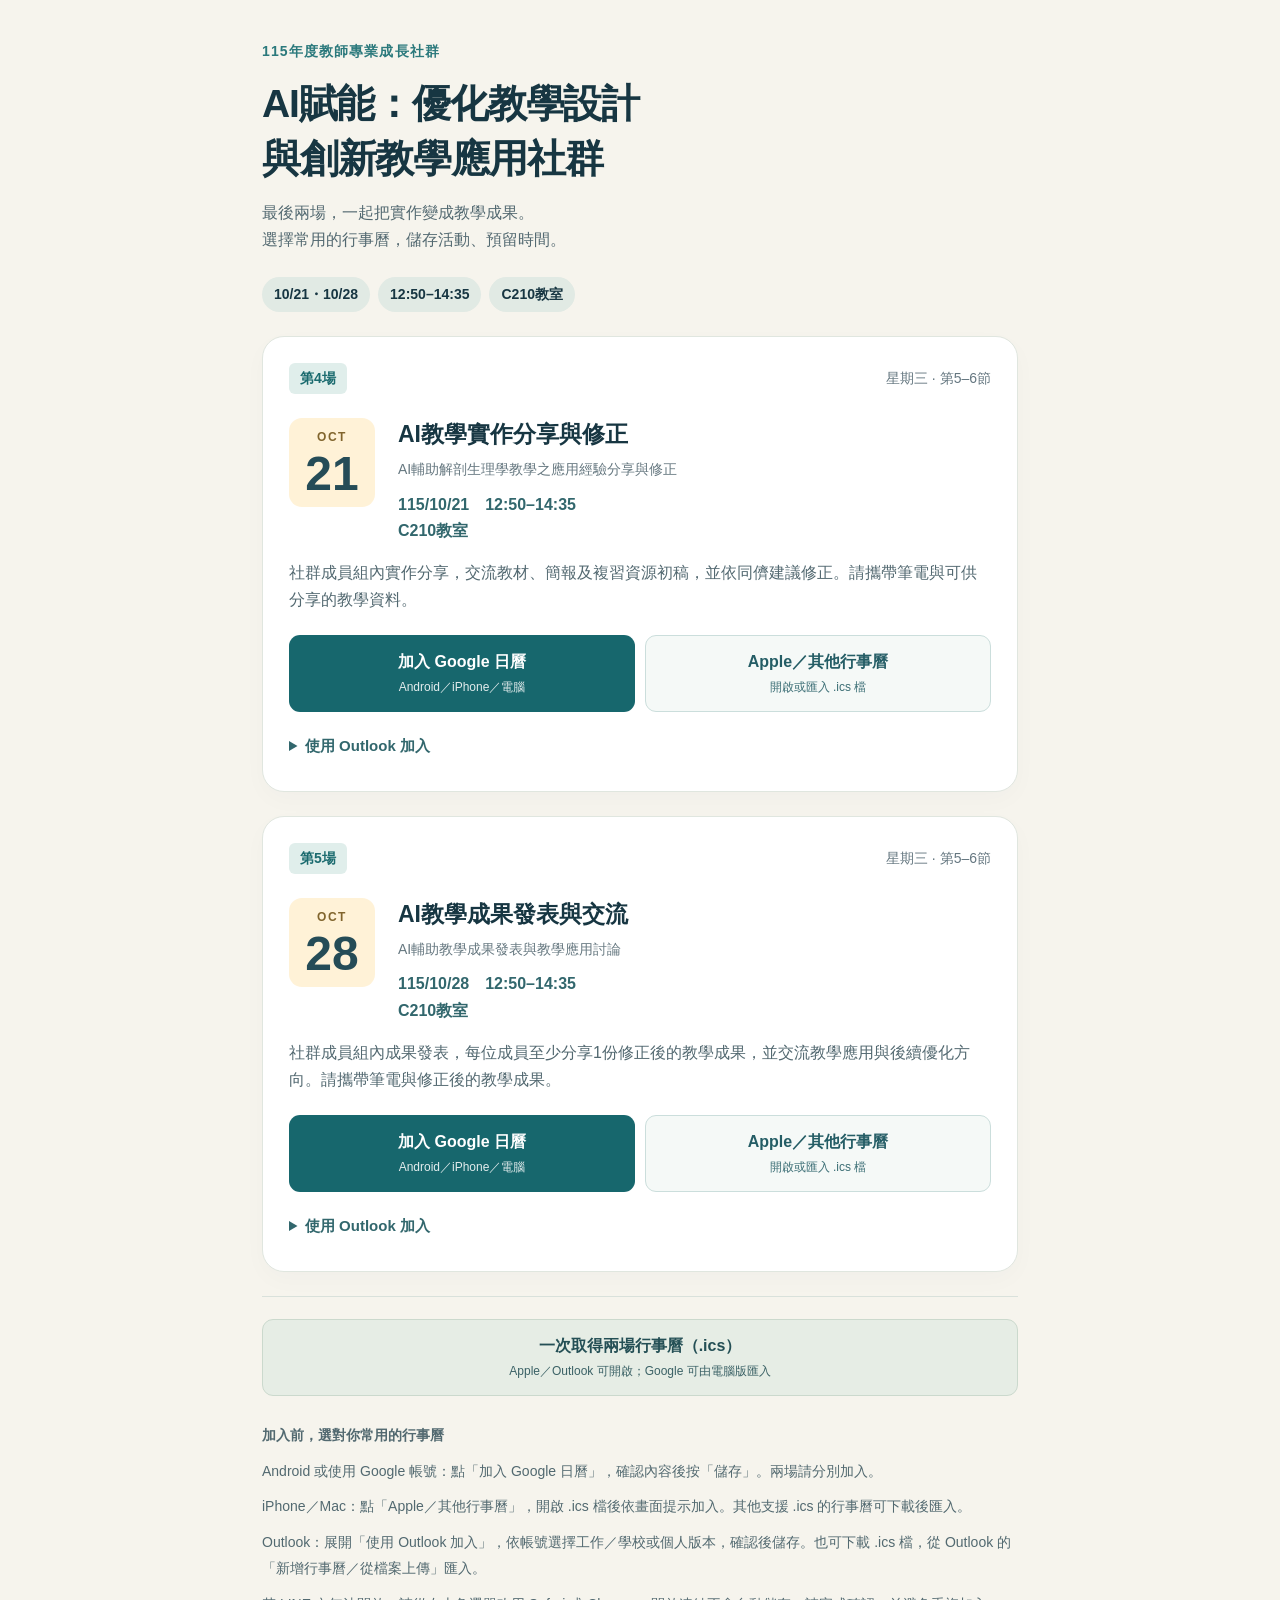
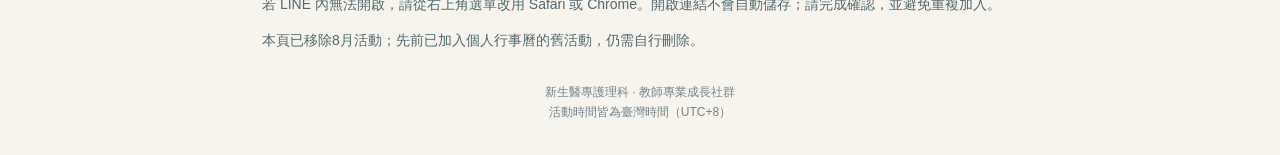
<file: index.html>
<!doctype html><html lang="zh-Hant"><head><meta charset="utf-8"><meta name="viewport" content="width=device-width,initial-scale=1,viewport-fit=cover"><meta name="theme-color" content="#153c49"><meta name="description" content="教師專業成長社群第4、5場：10/21、10/28，12:50–14:35，C210教室。加入Google、Apple或Outlook行事曆。"><title>社群第4、5場｜加入行事曆</title><style>
*{box-sizing:border-box}body{margin:0;background:#f6f4ed;color:#173642;font-family:-apple-system,BlinkMacSystemFont,"Noto Sans TC","PingFang TC","Microsoft JhengHei",sans-serif;line-height:1.65}.wrap{max-width:800px;margin:auto;padding:40px 22px 32px}.eyebrow{color:#2b797c;font-size:14px;font-weight:700;letter-spacing:.08em}h1{font-size:clamp(27px,5vw,39px);line-height:1.4;letter-spacing:-.03em;margin:14px 0}header>p{color:#536971;margin:12px 0 24px}.tags{display:flex;gap:8px;flex-wrap:wrap}.tags span{background:#e1eae4;padding:6px 12px;border-radius:30px;font-size:14px;font-weight:600}.card{background:#fff;border:1px solid #e0e6df;border-radius:22px;margin:24px 0;padding:26px;box-shadow:0 8px 24px #17364206}.card-top{display:flex;justify-content:space-between;align-items:center;gap:10px;color:#657780;font-size:14px}.session{padding:4px 11px;border-radius:6px;background:#e0eeeb;color:#1b6b6f;font-weight:800}.event{display:flex;gap:23px;align-items:flex-start;margin:24px 0 16px}.date{background:#fff2d7;min-width:86px;text-align:center;border-radius:13px;padding:8px 10px 4px;line-height:1.2}.date small{font-size:12px;font-weight:700;letter-spacing:.13em;color:#81652d}.date strong{display:block;font-size:48px;font-weight:800;color:#254c57}h2{font-size:23px;line-height:1.4;margin:0 0 8px}.formal{font-size:14px;color:#667880;margin:0 0 10px}.when{font-size:16px;font-weight:700;margin:0;color:#32676d}.description{margin:16px 0 22px;color:#536971}.buttons{display:grid;grid-template-columns:1fr 1fr;gap:10px}.btn{display:flex;flex-direction:column;justify-content:center;text-align:center;text-decoration:none;padding:13px 10px;border-radius:11px;font-size:16px;font-weight:700;min-height:52px}.btn span{font-size:12px;font-weight:400;opacity:.88;margin-top:3px}.primary{background:#17676d;color:#fff}.secondary{color:#245d65;border:1px solid #cbdedc;background:#f5f9f7}.btn:hover{filter:brightness(.96)}a:focus-visible,summary:focus-visible{outline:3px solid #e69a59;outline-offset:4px}.outlook{margin-top:16px}summary{cursor:pointer;color:#32676d;padding:6px 0;font-weight:600;font-size:15px}details .buttons{margin-top:10px}.all{border-top:1px solid #d9e1db;padding-top:22px}.all .btn{background:#e6ede5;border:1px solid #cbd9cd;color:#244f55}.help{color:#526970;font-size:14px;line-height:1.9;margin:26px 0}.help p{margin:9px 0}.help a{color:#236e76}footer{font-size:12px;color:#73848a;margin-top:30px;text-align:center} @media(max-width:520px){.wrap{padding:27px 16px}.card{padding:21px 17px}.event{gap:15px}.date{min-width:66px}.date strong{font-size:42px}h2{font-size:21px}.buttons{grid-template-columns:1fr}.card-top{font-size:12px}.description{font-size:15px}}
</style></head><body><main class="wrap"><header><div class="eyebrow">115年度教師專業成長社群</div><h1>AI賦能：優化教學設計<br>與創新教學應用社群</h1><p>最後兩場，一起把實作變成教學成果。<br>選擇常用的行事曆，儲存活動、預留時間。</p><div class="tags"><span>10/21・10/28</span><span>12:50–14:35</span><span>C210教室</span></div></header><article class="card" aria-labelledby="session-4"><div class="card-top"><span class="session">第4場</span><span>星期三 · 第5–6節</span></div><div class="event"><div class="date"><small>OCT</small><strong>21</strong></div><div><h2 id="session-4">AI教學實作分享與修正</h2><p class="formal">AI輔助解剖生理學教學之應用經驗分享與修正</p><p class="when">115/10/21　12:50–14:35<br>C210教室</p></div></div><p class="description">社群成員組內實作分享，交流教材、簡報及複習資源初稿，並依同儕建議修正。請攜帶筆電與可供分享的教學資料。</p><div class="buttons"><a class="btn primary" href="https://calendar.google.com/calendar/render?action=TEMPLATE&amp;text=%E6%95%99%E5%B8%AB%E5%B0%88%E6%A5%AD%E6%88%90%E9%95%B7%E7%A4%BE%E7%BE%A4%EF%BD%9C%E7%AC%AC4%E5%A0%B4%EF%BD%9CAI%E8%BC%94%E5%8A%A9%E8%A7%A3%E5%89%96%E7%94%9F%E7%90%86%E5%AD%B8%E6%95%99%E5%AD%B8%E4%B9%8B%E6%87%89%E7%94%A8%E7%B6%93%E9%A9%97%E5%88%86%E4%BA%AB%E8%88%87%E4%BF%AE%E6%AD%A3&amp;dates=20261021T045000Z%2F20261021T063500Z&amp;details=%E7%A4%BE%E7%BE%A4%E6%88%90%E5%93%A1%E7%B5%84%E5%85%A7%E5%AF%A6%E4%BD%9C%E5%88%86%E4%BA%AB%EF%BC%8C%E4%BA%A4%E6%B5%81%E6%95%99%E6%9D%90%E3%80%81%E7%B0%A1%E5%A0%B1%E5%8F%8A%E8%A4%87%E7%BF%92%E8%B3%87%E6%BA%90%E5%88%9D%E7%A8%BF%EF%BC%8C%E4%B8%A6%E4%BE%9D%E5%90%8C%E5%84%95%E5%BB%BA%E8%AD%B0%E4%BF%AE%E6%AD%A3%E3%80%82%E8%AB%8B%E6%94%9C%E5%B8%B6%E7%AD%86%E9%9B%BB%E8%88%87%E5%8F%AF%E4%BE%9B%E5%88%86%E4%BA%AB%E7%9A%84%E6%95%99%E5%AD%B8%E8%B3%87%E6%96%99%E3%80%82&amp;location=C210%E6%95%99%E5%AE%A4&amp;ctz=Asia%2FTaipei" target="_blank" rel="noopener noreferrer">加入 Google 日曆<span>Android／iPhone／電腦</span></a><a class="btn secondary" href="2026-10-21-session-4.ics">Apple／其他行事曆<span>開啟或匯入 .ics 檔</span></a></div><details class="outlook"><summary>使用 Outlook 加入</summary><div class="buttons"><a class="btn secondary" href="https://outlook.office.com/calendar/0/deeplink/compose?path=%2Fcalendar%2Faction%2Fcompose&amp;rru=addevent&amp;subject=%E6%95%99%E5%B8%AB%E5%B0%88%E6%A5%AD%E6%88%90%E9%95%B7%E7%A4%BE%E7%BE%A4%EF%BD%9C%E7%AC%AC4%E5%A0%B4%EF%BD%9CAI%E8%BC%94%E5%8A%A9%E8%A7%A3%E5%89%96%E7%94%9F%E7%90%86%E5%AD%B8%E6%95%99%E5%AD%B8%E4%B9%8B%E6%87%89%E7%94%A8%E7%B6%93%E9%A9%97%E5%88%86%E4%BA%AB%E8%88%87%E4%BF%AE%E6%AD%A3&amp;startdt=2026-10-21T04%3A50%3A00Z&amp;enddt=2026-10-21T06%3A35%3A00Z&amp;body=%E7%A4%BE%E7%BE%A4%E6%88%90%E5%93%A1%E7%B5%84%E5%85%A7%E5%AF%A6%E4%BD%9C%E5%88%86%E4%BA%AB%EF%BC%8C%E4%BA%A4%E6%B5%81%E6%95%99%E6%9D%90%E3%80%81%E7%B0%A1%E5%A0%B1%E5%8F%8A%E8%A4%87%E7%BF%92%E8%B3%87%E6%BA%90%E5%88%9D%E7%A8%BF%EF%BC%8C%E4%B8%A6%E4%BE%9D%E5%90%8C%E5%84%95%E5%BB%BA%E8%AD%B0%E4%BF%AE%E6%AD%A3%E3%80%82%E8%AB%8B%E6%94%9C%E5%B8%B6%E7%AD%86%E9%9B%BB%E8%88%87%E5%8F%AF%E4%BE%9B%E5%88%86%E4%BA%AB%E7%9A%84%E6%95%99%E5%AD%B8%E8%B3%87%E6%96%99%E3%80%82&amp;location=C210%E6%95%99%E5%AE%A4" target="_blank" rel="noopener noreferrer">工作／學校帳號</a><a class="btn secondary" href="https://outlook.live.com/calendar/0/deeplink/compose?path=%2Fcalendar%2Faction%2Fcompose&amp;rru=addevent&amp;subject=%E6%95%99%E5%B8%AB%E5%B0%88%E6%A5%AD%E6%88%90%E9%95%B7%E7%A4%BE%E7%BE%A4%EF%BD%9C%E7%AC%AC4%E5%A0%B4%EF%BD%9CAI%E8%BC%94%E5%8A%A9%E8%A7%A3%E5%89%96%E7%94%9F%E7%90%86%E5%AD%B8%E6%95%99%E5%AD%B8%E4%B9%8B%E6%87%89%E7%94%A8%E7%B6%93%E9%A9%97%E5%88%86%E4%BA%AB%E8%88%87%E4%BF%AE%E6%AD%A3&amp;startdt=2026-10-21T04%3A50%3A00Z&amp;enddt=2026-10-21T06%3A35%3A00Z&amp;body=%E7%A4%BE%E7%BE%A4%E6%88%90%E5%93%A1%E7%B5%84%E5%85%A7%E5%AF%A6%E4%BD%9C%E5%88%86%E4%BA%AB%EF%BC%8C%E4%BA%A4%E6%B5%81%E6%95%99%E6%9D%90%E3%80%81%E7%B0%A1%E5%A0%B1%E5%8F%8A%E8%A4%87%E7%BF%92%E8%B3%87%E6%BA%90%E5%88%9D%E7%A8%BF%EF%BC%8C%E4%B8%A6%E4%BE%9D%E5%90%8C%E5%84%95%E5%BB%BA%E8%AD%B0%E4%BF%AE%E6%AD%A3%E3%80%82%E8%AB%8B%E6%94%9C%E5%B8%B6%E7%AD%86%E9%9B%BB%E8%88%87%E5%8F%AF%E4%BE%9B%E5%88%86%E4%BA%AB%E7%9A%84%E6%95%99%E5%AD%B8%E8%B3%87%E6%96%99%E3%80%82&amp;location=C210%E6%95%99%E5%AE%A4" target="_blank" rel="noopener noreferrer">個人 Microsoft 帳號</a></div></details></article><article class="card" aria-labelledby="session-5"><div class="card-top"><span class="session">第5場</span><span>星期三 · 第5–6節</span></div><div class="event"><div class="date"><small>OCT</small><strong>28</strong></div><div><h2 id="session-5">AI教學成果發表與交流</h2><p class="formal">AI輔助教學成果發表與教學應用討論</p><p class="when">115/10/28　12:50–14:35<br>C210教室</p></div></div><p class="description">社群成員組內成果發表，每位成員至少分享1份修正後的教學成果，並交流教學應用與後續優化方向。請攜帶筆電與修正後的教學成果。</p><div class="buttons"><a class="btn primary" href="https://calendar.google.com/calendar/render?action=TEMPLATE&amp;text=%E6%95%99%E5%B8%AB%E5%B0%88%E6%A5%AD%E6%88%90%E9%95%B7%E7%A4%BE%E7%BE%A4%EF%BD%9C%E7%AC%AC5%E5%A0%B4%EF%BD%9CAI%E8%BC%94%E5%8A%A9%E6%95%99%E5%AD%B8%E6%88%90%E6%9E%9C%E7%99%BC%E8%A1%A8%E8%88%87%E6%95%99%E5%AD%B8%E6%87%89%E7%94%A8%E8%A8%8E%E8%AB%96&amp;dates=20261028T045000Z%2F20261028T063500Z&amp;details=%E7%A4%BE%E7%BE%A4%E6%88%90%E5%93%A1%E7%B5%84%E5%85%A7%E6%88%90%E6%9E%9C%E7%99%BC%E8%A1%A8%EF%BC%8C%E6%AF%8F%E4%BD%8D%E6%88%90%E5%93%A1%E8%87%B3%E5%B0%91%E5%88%86%E4%BA%AB1%E4%BB%BD%E4%BF%AE%E6%AD%A3%E5%BE%8C%E7%9A%84%E6%95%99%E5%AD%B8%E6%88%90%E6%9E%9C%EF%BC%8C%E4%B8%A6%E4%BA%A4%E6%B5%81%E6%95%99%E5%AD%B8%E6%87%89%E7%94%A8%E8%88%87%E5%BE%8C%E7%BA%8C%E5%84%AA%E5%8C%96%E6%96%B9%E5%90%91%E3%80%82%E8%AB%8B%E6%94%9C%E5%B8%B6%E7%AD%86%E9%9B%BB%E8%88%87%E4%BF%AE%E6%AD%A3%E5%BE%8C%E7%9A%84%E6%95%99%E5%AD%B8%E6%88%90%E6%9E%9C%E3%80%82&amp;location=C210%E6%95%99%E5%AE%A4&amp;ctz=Asia%2FTaipei" target="_blank" rel="noopener noreferrer">加入 Google 日曆<span>Android／iPhone／電腦</span></a><a class="btn secondary" href="2026-10-28-session-5.ics">Apple／其他行事曆<span>開啟或匯入 .ics 檔</span></a></div><details class="outlook"><summary>使用 Outlook 加入</summary><div class="buttons"><a class="btn secondary" href="https://outlook.office.com/calendar/0/deeplink/compose?path=%2Fcalendar%2Faction%2Fcompose&amp;rru=addevent&amp;subject=%E6%95%99%E5%B8%AB%E5%B0%88%E6%A5%AD%E6%88%90%E9%95%B7%E7%A4%BE%E7%BE%A4%EF%BD%9C%E7%AC%AC5%E5%A0%B4%EF%BD%9CAI%E8%BC%94%E5%8A%A9%E6%95%99%E5%AD%B8%E6%88%90%E6%9E%9C%E7%99%BC%E8%A1%A8%E8%88%87%E6%95%99%E5%AD%B8%E6%87%89%E7%94%A8%E8%A8%8E%E8%AB%96&amp;startdt=2026-10-28T04%3A50%3A00Z&amp;enddt=2026-10-28T06%3A35%3A00Z&amp;body=%E7%A4%BE%E7%BE%A4%E6%88%90%E5%93%A1%E7%B5%84%E5%85%A7%E6%88%90%E6%9E%9C%E7%99%BC%E8%A1%A8%EF%BC%8C%E6%AF%8F%E4%BD%8D%E6%88%90%E5%93%A1%E8%87%B3%E5%B0%91%E5%88%86%E4%BA%AB1%E4%BB%BD%E4%BF%AE%E6%AD%A3%E5%BE%8C%E7%9A%84%E6%95%99%E5%AD%B8%E6%88%90%E6%9E%9C%EF%BC%8C%E4%B8%A6%E4%BA%A4%E6%B5%81%E6%95%99%E5%AD%B8%E6%87%89%E7%94%A8%E8%88%87%E5%BE%8C%E7%BA%8C%E5%84%AA%E5%8C%96%E6%96%B9%E5%90%91%E3%80%82%E8%AB%8B%E6%94%9C%E5%B8%B6%E7%AD%86%E9%9B%BB%E8%88%87%E4%BF%AE%E6%AD%A3%E5%BE%8C%E7%9A%84%E6%95%99%E5%AD%B8%E6%88%90%E6%9E%9C%E3%80%82&amp;location=C210%E6%95%99%E5%AE%A4" target="_blank" rel="noopener noreferrer">工作／學校帳號</a><a class="btn secondary" href="https://outlook.live.com/calendar/0/deeplink/compose?path=%2Fcalendar%2Faction%2Fcompose&amp;rru=addevent&amp;subject=%E6%95%99%E5%B8%AB%E5%B0%88%E6%A5%AD%E6%88%90%E9%95%B7%E7%A4%BE%E7%BE%A4%EF%BD%9C%E7%AC%AC5%E5%A0%B4%EF%BD%9CAI%E8%BC%94%E5%8A%A9%E6%95%99%E5%AD%B8%E6%88%90%E6%9E%9C%E7%99%BC%E8%A1%A8%E8%88%87%E6%95%99%E5%AD%B8%E6%87%89%E7%94%A8%E8%A8%8E%E8%AB%96&amp;startdt=2026-10-28T04%3A50%3A00Z&amp;enddt=2026-10-28T06%3A35%3A00Z&amp;body=%E7%A4%BE%E7%BE%A4%E6%88%90%E5%93%A1%E7%B5%84%E5%85%A7%E6%88%90%E6%9E%9C%E7%99%BC%E8%A1%A8%EF%BC%8C%E6%AF%8F%E4%BD%8D%E6%88%90%E5%93%A1%E8%87%B3%E5%B0%91%E5%88%86%E4%BA%AB1%E4%BB%BD%E4%BF%AE%E6%AD%A3%E5%BE%8C%E7%9A%84%E6%95%99%E5%AD%B8%E6%88%90%E6%9E%9C%EF%BC%8C%E4%B8%A6%E4%BA%A4%E6%B5%81%E6%95%99%E5%AD%B8%E6%87%89%E7%94%A8%E8%88%87%E5%BE%8C%E7%BA%8C%E5%84%AA%E5%8C%96%E6%96%B9%E5%90%91%E3%80%82%E8%AB%8B%E6%94%9C%E5%B8%B6%E7%AD%86%E9%9B%BB%E8%88%87%E4%BF%AE%E6%AD%A3%E5%BE%8C%E7%9A%84%E6%95%99%E5%AD%B8%E6%88%90%E6%9E%9C%E3%80%82&amp;location=C210%E6%95%99%E5%AE%A4" target="_blank" rel="noopener noreferrer">個人 Microsoft 帳號</a></div></details></article><section class="all" aria-label="兩場一起加入"><a class="btn" href="community-sessions-4-5.ics">一次取得兩場行事曆（.ics）<span>Apple／Outlook 可開啟；Google 可由電腦版匯入</span></a></section><section class="help" aria-label="操作說明"><strong>加入前，選對你常用的行事曆</strong><p>Android 或使用 Google 帳號：點「加入 Google 日曆」，確認內容後按「儲存」。兩場請分別加入。</p><p>iPhone／Mac：點「Apple／其他行事曆」，開啟 .ics 檔後依畫面提示加入。其他支援 .ics 的行事曆可下載後匯入。</p><p>Outlook：展開「使用 Outlook 加入」，依帳號選擇工作／學校或個人版本，確認後儲存。也可下載 .ics 檔，從 Outlook 的「新增行事曆／從檔案上傳」匯入。</p><p>若 LINE 內無法開啟，請從右上角選單改用 Safari 或 Chrome。開啟連結不會自動儲存；請完成確認，並避免重複加入。</p><p>本頁已移除8月活動；先前已加入個人行事曆的舊活動，仍需自行刪除。</p></section><footer>新生醫專護理科 · 教師專業成長社群<br>活動時間皆為臺灣時間（UTC+8）</footer></main></body></html>
</file>
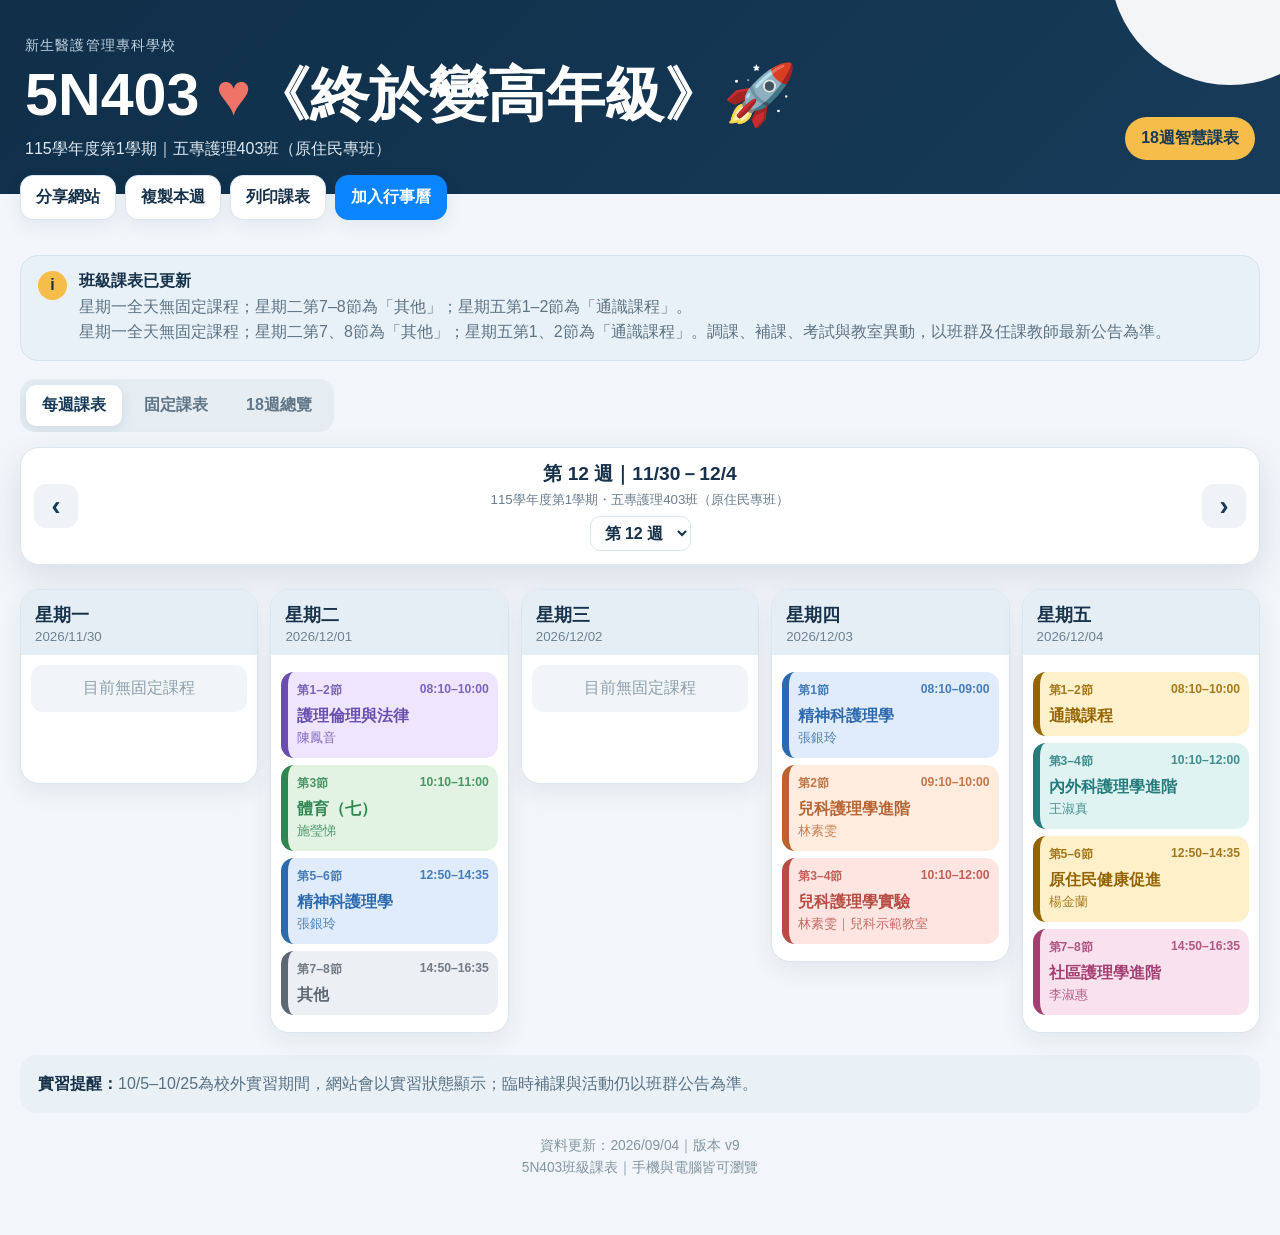
<file: 5n403/index.html>
<!doctype html>
<html lang="zh-Hant">
<head>
<meta charset="utf-8">
<meta name="viewport" content="width=device-width,initial-scale=1,viewport-fit=cover">
<meta name="theme-color" content="#173b59">
<meta name="description" content="新生醫護管理專科學校五專護理403班115學年度第1學期班級課表">
<meta property="og:title" content="5N403｜115-1班級課表">
<meta property="og:description" content="固定課表、每週行程、十八週總覽與行事曆">
<title>5N403｜115-1班級課表</title>
<link rel="stylesheet" href="style.css?v=9">
</head>
<body>
<header class="hero"><div class="hero-in">
  <div><div class="school" id="school"></div><h1><span id="short"></span> <b>♥</b>《<span id="slogan"></span>》🚀</h1><p><span id="semester"></span>｜<span id="className"></span></p></div>
  <span class="hero-tag">18週智慧課表</span>
</div></header>
<nav class="actions">
  <button id="share">分享網站</button><button id="copy">複製本週</button><button id="print">列印課表</button><a class="calendar" href="5N403-115-1.ics?v=9">加入行事曆</a>
</nav>
<main>
  <div class="notice"><i>i</i><div><strong>班級課表已更新</strong><span>星期一全天無固定課程；星期二第7–8節為「其他」；星期五第1–2節為「通識課程」。<br><em id="notice"></em></span></div></div>
  <div class="tabs"><button class="tab on" data-tab="week">每週課表</button><button class="tab" data-tab="fixed">固定課表</button><button class="tab" data-tab="overview">18週總覽</button></div>
  <section id="week" class="panel on">
    <div class="weekbar"><button id="prev">‹</button><div><strong id="weekTitle"></strong><small id="weekSub"></small><select id="weekSelect"></select></div><button id="next">›</button></div>
    <div id="weekTags" class="week-tags"></div><div id="weekDays" class="days"></div>
  </section>
  <section id="fixed" class="panel"><div class="section-title"><div><h2>固定週課表</h2><p>星期一、星期三目前無固定課程；未列時段為空堂。</p></div><span>固定版</span></div><div id="fixedDays" class="days"></div></section>
  <section id="overview" class="panel"><div class="section-title"><div><h2>十八週總覽</h2><p>放假、實習與考試週一次掌握。</p></div><span>第1–18週</span></div><div id="weeks" class="weeks"></div></section>
  <div class="footnote"><strong>實習提醒：</strong>10/5–10/25為校外實習期間，網站會以實習狀態顯示；臨時補課與活動仍以班群公告為準。</div>
  <footer><span id="updated"></span><br>5N403班級課表｜手機與電腦皆可瀏覽</footer>
</main>
<div id="toast" class="toast"></div>
<script src="app.js?v=9" defer></script>
</body></html>
</file>
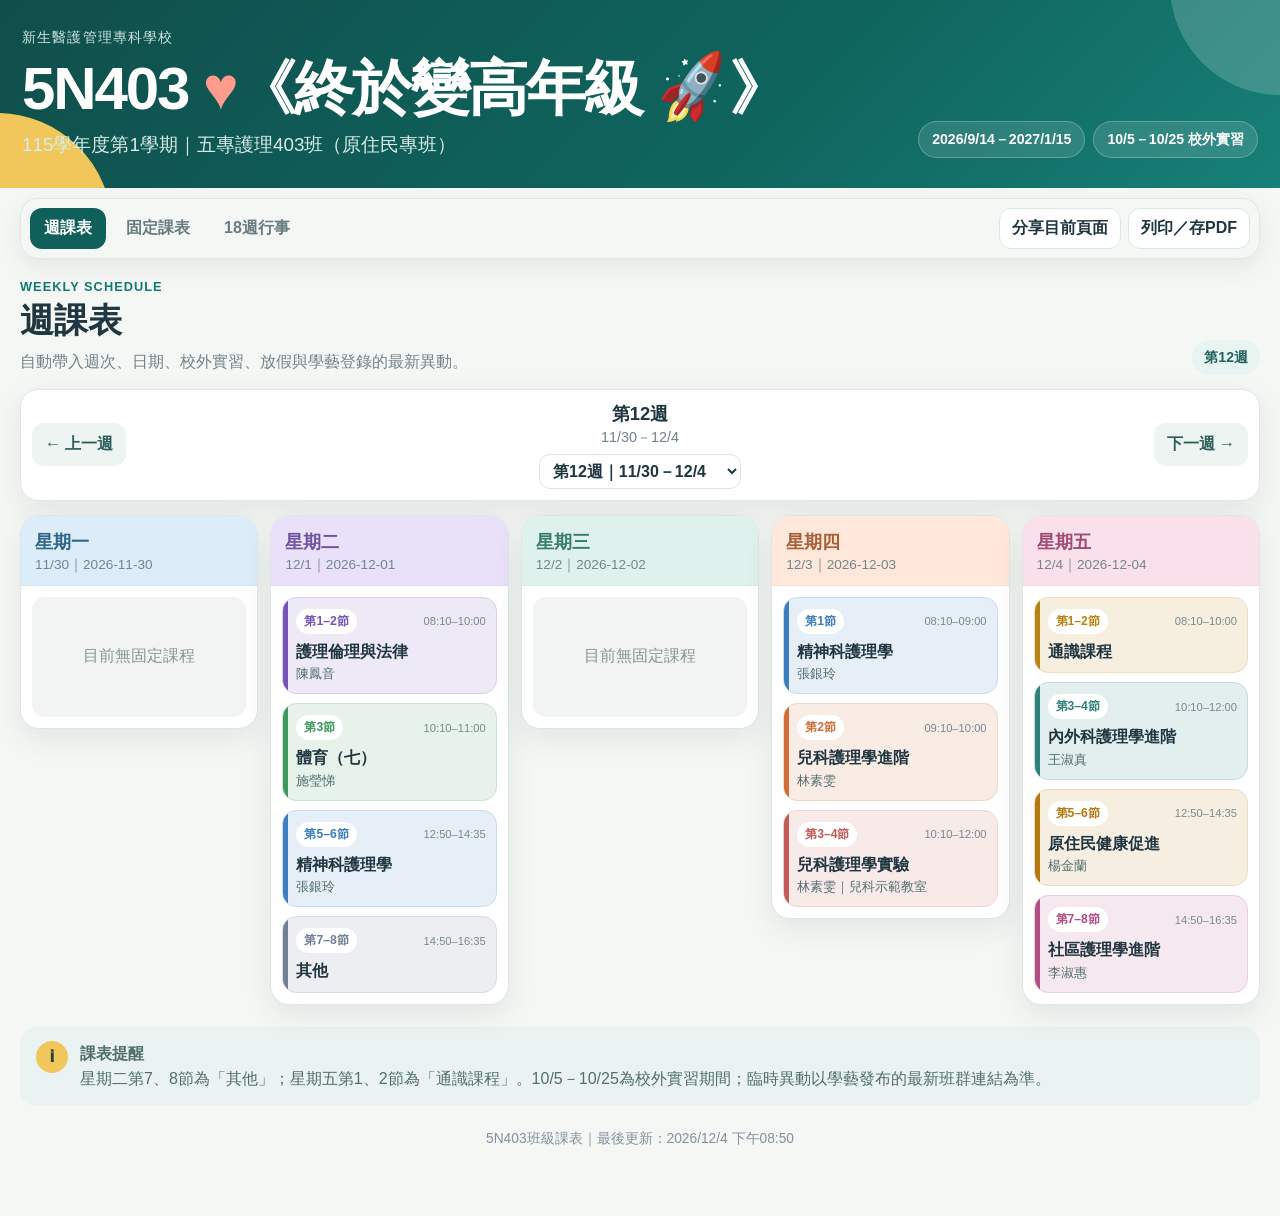
<file: 5n403/schedule/index.html>
<!doctype html>
<html lang="zh-Hant">
<head>
  <meta charset="utf-8">
  <meta name="viewport" content="width=device-width, initial-scale=1, viewport-fit=cover">
  <meta name="theme-color" content="#0f5f5a">
  <meta name="description" content="新生醫護管理專科學校 115學年度第1學期 五專護理403班課表">
  <title>5N403｜115-1 班級課表</title>
  <link rel="stylesheet" href="style.css?v=8">
</head>
<body>
  <header class="hero">
    <div class="hero-inner">
      <div>
        <div class="school">新生醫護管理專科學校</div>
        <h1>5N403 <span class="heart">♥</span>《終於變高年級 <span class="rocket">🚀</span>》</h1>
        <p class="subtitle">115學年度第1學期｜五專護理403班（原住民專班）</p>
      </div>
      <div class="hero-badges" aria-label="課表摘要">
        <span class="hero-badge">2026/9/14－2027/1/15</span>
        <span class="hero-badge">10/5－10/25 校外實習</span>
        <span class="hero-badge admin hidden" id="adminBadge">學藝管理模式</span>
      </div>
    </div>
  </header>

  <main class="shell">
    <nav class="toolbar" aria-label="課表檢視選單">
      <div class="tabs" id="tabs"></div>
      <div class="actions">
        <button class="btn" id="shareViewBtn">分享目前頁面</button>
        <button class="btn" id="printBtn">列印／存PDF</button>
        <button class="btn accent hidden" id="publishBtn">發布班群連結</button>
      </div>
    </nav>

    <div class="admin-banner hidden" id="adminBanner">
      <div class="info-icon">i</div>
      <div><strong>學藝操作區</strong><br>異動會先儲存在目前裝置。完成後按「發布班群連結」，再把新連結貼到班群；同學開啟新連結後，才會看到最新版本。</div>
    </div>

    <section class="panel active" id="panel-week">
      <div class="section-head">
        <div><div class="eyebrow">Weekly schedule</div><h2>週課表</h2><p>自動帶入週次、日期、校外實習、放假與學藝登錄的最新異動。</p></div>
        <span class="pill" id="weekStatus">第1週</span>
      </div>
      <div class="week-controller">
        <button id="prevWeek" aria-label="上一週">← 上一週</button>
        <div class="week-center"><strong id="weekTitle">第1週</strong><span id="weekRange">9/14－9/18</span><select class="week-select" id="weekSelect" aria-label="選擇週次"></select></div>
        <button id="nextWeek" aria-label="下一週">下一週 →</button>
      </div>
      <div class="notice hidden" id="weekNotice"><div class="info-icon">i</div><div><strong id="noticeTitle"></strong><span id="noticeText"></span></div></div>
      <div class="days-grid" id="weeklyGrid"></div>
    </section>

    <section class="panel" id="panel-changes">
      <div class="section-head">
        <div><div class="eyebrow">Academic officer</div><h2>異動管理</h2><p>新增、修改或刪除停課、調課、補課、活動、考試與臨時教室異動。</p></div>
        <span class="pill" id="changeCount">0筆異動</span>
      </div>
      <div class="manage-head">
        <div class="manage-actions">
          <button class="btn primary" id="addChangeBtn">＋ 新增異動</button>
          <button class="btn" id="backupBtn">匯出備份</button>
          <button class="btn" id="importBtn">匯入備份</button>
          <input type="file" id="importFile" accept="application/json,.json" class="hidden">
        </div>
        <button class="btn danger" id="resetBtn">恢復原始課表</button>
      </div>
      <div class="record-list" id="changeList"></div>
    </section>

    <section class="panel" id="panel-fixed">
      <div class="section-head">
        <div><div class="eyebrow">Regular schedule</div><h2>固定課表</h2><p id="fixedDescription">一般上課週使用；臨時調課、補課或考試以週課表顯示為準。</p></div>
        <span class="pill">固定課程</span>
      </div>
      <div class="fixed-admin-grid" id="fixedGrid"></div>
    </section>

    <section class="panel" id="panel-semester">
      <div class="section-head">
        <div><div class="eyebrow">18 weeks</div><h2>18週行事</h2><p>快速查看實習、考試與放假週，不必滑到手指先畢業。</p></div>
        <span class="pill">共18週</span>
      </div>
      <div class="overview" id="semesterGrid"></div>
      <div class="legend"><span><i class="dot" style="background:#4594c7"></i>校外實習</span><span><i class="dot" style="background:#f3c85b"></i>放假／活動</span><span><i class="dot" style="background:#9a63b0"></i>考試週</span></div>
    </section>

    <div class="footer-note"><div class="info-icon">i</div><div><strong>課表提醒</strong><br>星期二第7、8節為「其他」；星期五第1、2節為「通識課程」。10/5－10/25為校外實習期間；臨時異動以學藝發布的最新班群連結為準。</div></div>
    <footer id="footerText">5N403班級課表</footer>
  </main>

  <div class="modal-backdrop hidden" id="changeModal" role="dialog" aria-modal="true" aria-labelledby="changeModalTitle">
    <div class="modal">
      <div class="modal-head"><div><h2 id="changeModalTitle">新增異動</h2><p>同一天同一節建議只保留一筆，以免課表自己跟自己吵架。</p></div><button class="close" data-close="changeModal" aria-label="關閉">×</button></div>
      <form id="changeForm">
        <input type="hidden" id="changeId">
        <div class="form-grid">
          <div class="field"><label for="changeDate">日期</label><input type="date" id="changeDate" min="2026-09-14" max="2027-01-15" required></div>
          <div class="field"><label for="changeType">異動類型</label><select id="changeType" required><option value="停課">停課</option><option value="調課">調課</option><option value="補課">補課</option><option value="活動">活動</option><option value="考試">考試</option><option value="放假">放假</option></select></div>
          <div class="field"><label for="changeStart">開始節次</label><select id="changeStart" required><option value="all">全天</option><option value="1">第1節</option><option value="2">第2節</option><option value="3">第3節</option><option value="4">第4節</option><option value="5">第5節</option><option value="6">第6節</option><option value="7">第7節</option><option value="8">第8節</option></select></div>
          <div class="field"><label for="changeEnd">結束節次</label><select id="changeEnd" required><option value="all">全天</option><option value="1">第1節</option><option value="2">第2節</option><option value="3">第3節</option><option value="4">第4節</option><option value="5">第5節</option><option value="6">第6節</option><option value="7">第7節</option><option value="8">第8節</option></select></div>
          <div class="field full"><label for="changeTitle">課程／活動名稱</label><input type="text" id="changeTitle" maxlength="50" placeholder="例如：內外科護理學進階、班會、停課" required></div>
          <div class="field"><label for="changeTeacher">教師</label><input type="text" id="changeTeacher" maxlength="30" placeholder="可留白"></div>
          <div class="field"><label for="changeRoom">教室</label><input type="text" id="changeRoom" maxlength="40" placeholder="可留白"></div>
          <div class="field full"><label for="changeNote">備註</label><textarea id="changeNote" maxlength="120" placeholder="例如：原第3、4節調至此時段"></textarea></div>
        </div>
        <div class="form-footer"><button type="button" class="btn" data-close="changeModal">取消</button><button type="submit" class="btn primary">儲存異動</button></div>
      </form>
    </div>
  </div>

  <div class="modal-backdrop hidden" id="fixedModal" role="dialog" aria-modal="true" aria-labelledby="fixedModalTitle">
    <div class="modal">
      <div class="modal-head"><div><h2 id="fixedModalTitle">新增固定課程</h2><p>只修改整學期固定出現的課程；單次異動請到「異動管理」。</p></div><button class="close" data-close="fixedModal" aria-label="關閉">×</button></div>
      <form id="fixedForm">
        <input type="hidden" id="fixedId"><input type="hidden" id="fixedDay">
        <div class="form-grid">
          <div class="field"><label for="fixedDaySelect">星期</label><select id="fixedDaySelect" required><option value="0">星期一</option><option value="1">星期二</option><option value="2">星期三</option><option value="3">星期四</option><option value="4">星期五</option></select></div>
          <div class="field"><label for="fixedTitle">課程名稱</label><input type="text" id="fixedTitle" maxlength="50" required></div>
          <div class="field"><label for="fixedStart">開始節次</label><select id="fixedStart" required><option value="1">第1節</option><option value="2">第2節</option><option value="3">第3節</option><option value="4">第4節</option><option value="5">第5節</option><option value="6">第6節</option><option value="7">第7節</option><option value="8">第8節</option></select></div>
          <div class="field"><label for="fixedEnd">結束節次</label><select id="fixedEnd" required><option value="1">第1節</option><option value="2">第2節</option><option value="3">第3節</option><option value="4">第4節</option><option value="5">第5節</option><option value="6">第6節</option><option value="7">第7節</option><option value="8">第8節</option></select></div>
          <div class="field"><label for="fixedTeacher">教師</label><input type="text" id="fixedTeacher" maxlength="30" placeholder="可留白"></div>
          <div class="field"><label for="fixedRoom">教室</label><input type="text" id="fixedRoom" maxlength="40" placeholder="可留白"></div>
        </div>
        <div class="form-footer"><button type="button" class="btn" data-close="fixedModal">取消</button><button type="submit" class="btn primary">儲存課程</button></div>
      </form>
    </div>
  </div>

  <div class="toast" id="toast">已完成</div>
  <script src="core.js?v=8"></script>
  <script src="schedule.js?v=8"></script>
</body>
</html>
</file>
<file: 5n403/style.css>
:root{--navy:#173b59;--ink:#17324a;--muted:#6b7f90;--bg:#f2f6fa;--line:#dce6ee;--yellow:#f6bd4a;--shadow:0 12px 34px #1437501f}*{box-sizing:border-box}body{margin:0;background:var(--bg);color:var(--ink);font-family:-apple-system,BlinkMacSystemFont,"PingFang TC","Noto Sans TC","Microsoft JhengHei",sans-serif}button,a,select{font:inherit}.hero{position:relative;overflow:hidden;background:linear-gradient(135deg,#0f2f49,var(--navy));color:#fff}.hero:after{content:"";position:absolute;width:240px;height:240px;border-radius:50%;background:#fff;right:-70px;top:-155px;opacity:.95}.hero-in{max-width:1320px;margin:auto;padding:36px 25px 34px;display:flex;justify-content:space-between;align-items:flex-end;gap:20px;position:relative;z-index:1}.school{font-size:.9rem;letter-spacing:.08em;color:#bfd1df;margin-bottom:8px}h1{font-size:clamp(2rem,5vw,3.7rem);line-height:1.08;margin:0}h1 b{color:#ef7467}h1+p{color:#dbe8f1;margin:12px 0 0}.hero-tag{background:var(--yellow);color:var(--navy);font-weight:900;border-radius:999px;padding:11px 16px;white-space:nowrap}.actions{max-width:1320px;margin:-19px auto 0;padding:0 20px;display:flex;gap:9px;flex-wrap:wrap;position:relative;z-index:2}.actions button,.actions a{border:1px solid var(--line);background:#fff;color:var(--ink);font-weight:800;border-radius:13px;padding:11px 15px;text-decoration:none;box-shadow:0 6px 18px #14375012;cursor:pointer}.actions .calendar{background:#0a84ff;color:#fff;border-color:#0a84ff}main{max-width:1320px;margin:auto;padding:19px 20px 55px}.notice{display:flex;gap:12px;align-items:flex-start;background:#e8f1f7;border:1px solid #d5e3ed;border-radius:18px;padding:15px 17px;margin:16px 0}.notice i{font-style:normal;width:29px;height:29px;display:grid;place-items:center;border-radius:50%;background:var(--yellow);font-weight:900;flex:none}.notice strong,.notice span{display:block}.notice span{color:#5d7384;line-height:1.55;margin-top:3px}.notice em{font-style:normal}.tabs{display:flex;gap:6px;padding:6px;background:#e5edf3;border-radius:15px;width:max-content;max-width:100%;overflow:auto;margin:18px 0 15px}.tab{border:0;background:transparent;color:#617687;font-weight:850;padding:10px 16px;border-radius:10px;cursor:pointer;white-space:nowrap}.tab.on{background:#fff;color:var(--navy);box-shadow:0 4px 13px #19374b1a}.panel{display:none}.panel.on{display:block}.weekbar{display:grid;grid-template-columns:auto 1fr auto;align-items:center;gap:12px;background:#fff;border:1px solid var(--line);border-radius:19px;padding:13px;box-shadow:var(--shadow);margin-bottom:12px}.weekbar>button{border:0;background:#edf3f7;color:var(--navy);font-size:1.7rem;font-weight:900;border-radius:12px;width:44px;height:44px;cursor:pointer}.weekbar>button:disabled{opacity:.3}.weekbar>div{text-align:center}.weekbar strong,.weekbar small{display:block}.weekbar strong{font-size:1.2rem}.weekbar small{color:var(--muted);margin:4px 0 7px}.weekbar select{border:1px solid var(--line);background:#fff;border-radius:10px;padding:7px 10px;color:var(--ink);font-weight:800}.week-tags{display:flex;flex-wrap:wrap;gap:7px;margin:0 0 12px}.tag{font-size:.85rem;font-weight:800;border-radius:999px;padding:7px 10px;background:#edf2f6;color:#5f7384}.tag.holiday{background:#ffe4e1;color:#9f3c33}.tag.internship{background:#deecff;color:#286397}.tag.activity,.tag.makeup{background:#eee5ff;color:#63439b}.tag.exam{background:#fff0cf;color:#855e05}.days{display:grid;grid-template-columns:repeat(5,minmax(0,1fr));gap:12px;align-items:start}.day{background:#fff;border:1px solid var(--line);border-radius:19px;overflow:hidden;box-shadow:0 8px 23px #19374b13}.day-head{padding:13px 14px 11px;background:#e6eef5}.day-head strong,.day-head small{display:block}.day-head strong{font-size:1.12rem}.day-head small{color:#6d8292;margin-top:2px}.day-body{padding:10px;min-height:128px}.course{border-radius:13px;border-left:7px solid currentColor;padding:10px 9px;margin:7px 0}.course .top{display:flex;justify-content:space-between;gap:5px;font-size:.76rem;font-weight:850;opacity:.85}.course h3{font-size:.98rem;line-height:1.3;margin:7px 0 0}.course p{font-size:.82rem;line-height:1.42;margin:3px 0 0;opacity:.8}.empty{text-align:center;color:#8ca0ae;background:#f1f5f8;border-radius:12px;padding:13px}.all{text-align:center;padding:25px 10px}.ethics{background:#eee6ff;color:#694eae}.pe{background:#e2f3e4;color:#2e8750}.psych{background:#e0ecfb;color:#2c69ad}.other{background:#eceff3;color:#5d6874}.peds{background:#ffecdf;color:#b76332}.lab{background:#ffe5e2;color:#b64c43}.general{background:#fff1cb;color:#966500}.medsurg{background:#dff3f2;color:#247b7b}.indigenous{background:#fff0c9;color:#946400}.community{background:#f9e2ed;color:#a43f72}.makeup,.activity{background:#eee5ff;color:#6541a2}.holiday{background:#ffe0dd;color:#a43b31}.internship{background:#dcecff;color:#286a9f}.exam{background:#fff0cf;color:#855e05}.section-title{display:flex;justify-content:space-between;align-items:end;gap:15px;margin:7px 0 14px}.section-title h2{margin:0;font-size:1.65rem}.section-title p{margin:5px 0 0;color:var(--muted)}.section-title>span{background:#e7eef4;color:#44677f;border-radius:999px;padding:8px 11px;font-weight:800;font-size:.85rem}.weeks{display:grid;grid-template-columns:repeat(3,minmax(0,1fr));gap:11px}.week-card{background:#fff;border:1px solid var(--line);border-radius:16px;padding:14px;box-shadow:0 6px 17px #19374b0f;cursor:pointer}.week-card.now{border:2px solid var(--yellow);padding:13px}.week-card h3{margin:0 0 4px}.week-card .dates{color:var(--muted);font-size:.86rem}.week-card .mini{display:flex;flex-wrap:wrap;gap:5px;margin-top:9px}.week-card .mini span{background:#edf2f6;color:#607484;border-radius:999px;padding:4px 7px;font-size:.74rem}.week-card .mini .holiday{background:#ffe4e1;color:#9f3c33}.week-card .mini .internship{background:#deecff;color:#286397}.week-card .mini .exam{background:#fff0cf;color:#855e05}.week-card .mini .activity,.week-card .mini .makeup{background:#eee5ff;color:#63439b}.footnote{margin-top:22px;background:#e9f1f7;border-radius:17px;padding:16px 18px;color:#587082;line-height:1.6}.footnote strong{color:var(--ink)}footer{text-align:center;color:#8295a3;font-size:.86rem;line-height:1.65;margin-top:22px}.toast{position:fixed;left:50%;bottom:24px;transform:translate(-50%,20px);background:var(--navy);color:#fff;border-radius:999px;padding:11px 17px;font-weight:800;opacity:0;pointer-events:none;transition:.22s;z-index:20}.toast.show{opacity:1;transform:translate(-50%,0)}@media(max-width:1000px){.days{grid-template-columns:repeat(2,minmax(0,1fr))}.weeks{grid-template-columns:repeat(2,minmax(0,1fr))}}@media(max-width:650px){.hero-in{padding:28px 18px 27px}.hero-tag{display:none}.hero:after{width:125px;height:125px;right:-70px;top:-73px;opacity:.3}h1{font-size:2rem}.actions{padding:0 12px;gap:7px}.actions button,.actions a{flex:1 1 calc(50% - 7px);padding:10px 7px;font-size:.9rem}main{padding:14px 12px 45px}.tabs{width:100%}.tab{flex:1;padding:9px 9px}.days,.weeks{grid-template-columns:1fr}.day-body{min-height:auto}.weekbar{gap:7px}.weekbar strong{font-size:1.05rem}.section-title{align-items:flex-start;flex-direction:column}}@media print{.actions,.tabs,.weekbar>button,.weekbar select,.toast,footer{display:none!important}.hero{background:#fff;color:#000}.hero-in{padding:10px}.hero:after{display:none}.school,h1+p{color:#333}.panel{display:none!important}.panel.on{display:block!important}main{max-width:none;padding:0}.days{grid-template-columns:repeat(5,1fr);gap:7px}.day,.weekbar{box-shadow:none}.course{break-inside:avoid}}
</file>
<file: 5n403/schedule/style.css>
:root{--teal:#0f5f5a;--teal2:#147a72;--soft:#e7f4f2;--ink:#203641;--muted:#72828a;--line:#dce7e5;--bg:#f5f7f4;--card:#fff;--danger:#b7413a;--gold:#f1c75b;--shadow:0 10px 30px rgba(28,58,64,.09)}
*{box-sizing:border-box}html{scroll-behavior:smooth}body{margin:0;font-family:-apple-system,BlinkMacSystemFont,"Segoe UI","PingFang TC","Noto Sans TC","Microsoft JhengHei",sans-serif;color:var(--ink);background:radial-gradient(circle at 8% 2%,rgba(241,199,91,.22) 0 125px,transparent 127px),radial-gradient(circle at 96% 1%,rgba(20,122,114,.09) 0 170px,transparent 172px),var(--bg);min-height:100vh}button,input,select,textarea{font:inherit}button{cursor:pointer}button:disabled{opacity:.4;cursor:not-allowed}a{color:inherit}.hidden{display:none!important}
.hero{position:relative;overflow:hidden;background:linear-gradient(135deg,#104e4b,#0f665f 62%,#178078);color:#fff;padding:28px max(22px,env(safe-area-inset-right)) 30px max(22px,env(safe-area-inset-left))}.hero:before{content:"";position:absolute;width:230px;height:230px;border-radius:50%;background:var(--gold);left:-118px;bottom:-155px}.hero:after{content:"";position:absolute;width:220px;height:220px;border-radius:50%;background:#fff;right:-110px;top:-125px;opacity:.18}.hero-inner{position:relative;max-width:1440px;margin:auto;display:flex;align-items:flex-end;justify-content:space-between;gap:24px}.school{font-size:.9rem;letter-spacing:.08em;color:#cae3df;margin-bottom:8px}h1{margin:0;font-size:clamp(2rem,5vw,3.75rem);line-height:1.12;letter-spacing:-.035em}.heart{color:#ff9b8d}.rocket{display:inline-block;transform:rotate(-10deg)}.subtitle{margin:10px 0 0;color:#d8ece9;font-size:clamp(.96rem,2vw,1.18rem)}.hero-badges{display:flex;flex-wrap:wrap;gap:8px;justify-content:flex-end;max-width:460px}.hero-badge{border:1px solid rgba(255,255,255,.24);background:rgba(255,255,255,.12);border-radius:999px;padding:8px 13px;font-weight:750;font-size:.88rem}.hero-badge.admin{background:var(--gold);color:#24433f;border-color:var(--gold)}
.shell{max-width:1440px;margin:0 auto;padding:18px 20px 68px}.toolbar{position:sticky;top:0;z-index:30;margin:-8px 0 20px;background:rgba(245,247,244,.93);backdrop-filter:blur(16px);border:1px solid rgba(220,231,229,.88);border-radius:18px;padding:9px;display:flex;align-items:center;justify-content:space-between;gap:10px;box-shadow:0 8px 24px rgba(28,58,64,.08)}.tabs{display:flex;gap:6px;min-width:0;overflow:auto}.tab{border:0;background:transparent;color:#697c82;padding:10px 14px;border-radius:12px;font-weight:850;white-space:nowrap}.tab.active{background:var(--teal);color:#fff}.actions,.manage-actions,.record-buttons,.edit-tools,.form-footer{display:flex;gap:7px;flex-wrap:wrap}.btn{border:1px solid var(--line);background:#fff;color:var(--ink);padding:9px 12px;border-radius:12px;font-weight:800;white-space:nowrap}.btn.primary{background:var(--teal);border-color:var(--teal);color:#fff}.btn.accent{background:var(--gold);border-color:var(--gold);color:#24433f}.btn.danger{color:var(--danger);border-color:#e7c1be}.btn.small{padding:7px 10px;font-size:.88rem}
.admin-banner,.notice,.footer-note{display:flex;align-items:flex-start;gap:12px;border-radius:16px;padding:14px 16px;line-height:1.58}.admin-banner{background:#fff8dd;border:1px solid #ead28b;margin:0 0 18px;color:#6b5718}.notice{background:#eaf5f3;border:1px solid #cee1dd;margin:0 0 14px}.footer-note{margin-top:22px;background:#eaf3f1;color:#526f6b}.info-icon{width:32px;height:32px;border-radius:50%;display:grid;place-items:center;flex:none;background:var(--gold);color:#27423f;font-weight:950}.panel{display:none}.panel.active{display:block}.section-head{display:flex;align-items:flex-end;justify-content:space-between;gap:18px;margin:0 0 14px}.section-head h2{margin:0;font-size:clamp(1.5rem,3vw,2.15rem)}.section-head p{margin:5px 0 0;color:var(--muted);line-height:1.6}.eyebrow{font-size:.8rem;letter-spacing:.08em;text-transform:uppercase;color:var(--teal2);font-weight:900;margin-bottom:4px}.pill{display:inline-flex;border-radius:999px;padding:8px 12px;background:var(--soft);color:#23635e;font-weight:850;font-size:.88rem}
.week-controller{display:grid;grid-template-columns:auto minmax(210px,1fr) auto;gap:9px;align-items:center;background:#fff;border:1px solid var(--line);border-radius:18px;padding:11px;margin-bottom:14px;box-shadow:var(--shadow)}.week-controller button{border:0;background:#edf4f2;color:#2e5f5b;border-radius:12px;padding:11px 13px;font-weight:900}.week-center{text-align:center}.week-center strong{display:block;font-size:1.15rem}.week-center span{display:block;color:var(--muted);font-size:.9rem;margin-top:2px}.week-select{border:1px solid var(--line);background:#fff;color:var(--ink);border-radius:11px;padding:7px 9px;font-weight:800;margin-top:7px;max-width:100%}
.days-grid,.fixed-admin-grid{display:grid;grid-template-columns:repeat(5,minmax(0,1fr));gap:12px;align-items:start}.day-card,.fixed-admin-day{background:var(--card);border:1px solid var(--line);border-radius:19px;overflow:hidden;box-shadow:var(--shadow);min-width:0}.day-head{padding:13px 14px 11px;border-bottom:1px solid rgba(0,0,0,.03)}.day-head strong{display:block;font-size:1.14rem}.day-head span{display:block;font-size:.85rem;color:#74868b;margin-top:2px}.day-body,.fixed-list{padding:11px;display:grid;gap:9px;min-height:142px}.day-empty{display:grid;place-items:center;text-align:center;background:#f1f4f3;color:#879699;border-radius:13px;min-height:78px;padding:12px}.day-event{display:grid;place-items:center;text-align:center;border-radius:14px;padding:20px 12px;min-height:116px;font-weight:900;font-size:1.07rem;line-height:1.48}.event-holiday{background:#fff0ef;color:#ad4942;border:1px solid #efc7c4}.event-internship{background:#e8f2fb;color:#28638e;border:1px solid #c5daec}.event-activity{background:#fff6da;color:#8b6814;border:1px solid #ecd693}.event-exam{background:#f2eafa;color:#714d8d;border:1px solid #dbc9eb}.event-cancel{background:#f5f0ef;color:#8a514c;border:1px dashed #d9b8b4}.course{--course:#487ca7;position:relative;border-radius:14px;padding:11px 10px 10px 13px;background:color-mix(in srgb,var(--course) 13%,#fff);border:1px solid color-mix(in srgb,var(--course) 27%,#fff);overflow:hidden}.course:before{content:"";position:absolute;left:0;top:0;bottom:0;width:5px;background:var(--course)}.course-top{display:flex;align-items:center;justify-content:space-between;gap:7px;margin-bottom:7px}.period,.tag{display:inline-flex;background:#fff;color:var(--course);border-radius:999px;padding:4px 8px;font-weight:900;font-size:.76rem}.time{font-size:.7rem;color:#7a8990;white-space:nowrap}.course h3{margin:0;font-size:.99rem;line-height:1.36}.course-meta{margin-top:3px;color:#526d70;font-size:.83rem}.course-note{margin-top:5px;color:#64767c;font-size:.78rem}.tag{margin-bottom:5px}.monday .day-head{background:#dcecf8;color:#2d6488}.tuesday .day-head{background:#e9e0fa;color:#7051a0}.wednesday .day-head{background:#dff1ec;color:#367c69}.thursday .day-head{background:#ffe8db;color:#a75f37}.friday .day-head{background:#f9e0eb;color:#9f4b72}
.overview{display:grid;grid-template-columns:repeat(3,minmax(0,1fr));gap:12px}.week-card{background:#fff;border:1px solid var(--line);border-radius:17px;padding:15px;box-shadow:0 8px 22px rgba(31,55,78,.065);position:relative;overflow:hidden}.week-card:before{content:"";position:absolute;left:0;top:0;bottom:0;width:6px;background:#b9c6c3}.week-card.special:before{background:var(--gold)}.week-card.intern:before{background:#4594c7}.week-card.exam:before{background:#9a63b0}.week-card.current{border:2px solid #31837b;padding:14px}.week-no{font-weight:950;color:#174d49}.week-range{color:var(--muted);font-size:.88rem;margin:3px 0 9px}.week-note{line-height:1.52;font-weight:760}.week-normal{color:#8a9898}.legend{display:flex;flex-wrap:wrap;gap:9px;margin-top:16px}.legend span{display:inline-flex;align-items:center;gap:6px;background:#fff;border:1px solid var(--line);border-radius:999px;padding:7px 10px;color:#607475;font-size:.84rem}.dot{width:9px;height:9px;border-radius:50%;display:inline-block}
.manage-head{display:flex;align-items:center;justify-content:space-between;gap:12px;margin:0 0 13px}.record-list{display:grid;gap:10px}.record{display:grid;grid-template-columns:180px minmax(0,1fr) auto;gap:18px;align-items:center;background:#fff;border:1px solid var(--line);border-left:6px solid var(--teal2);border-radius:16px;padding:14px 15px;box-shadow:0 7px 20px rgba(31,55,78,.055)}.record-date strong{display:block}.record-date span,.record-main p{color:var(--muted);font-size:.86rem}.record-main h3{margin:0}.record-main p{margin:3px 0 0}.empty-state{background:#fff;border:1px dashed #bfcfcd;border-radius:17px;padding:34px 18px;text-align:center;color:#7b8b8d}.fixed-admin-day .day-head{display:flex;align-items:center;justify-content:space-between}.editable-course .edit-tools{margin-top:8px}.editable-course .edit-tools button{flex:1;border:1px solid var(--line);background:#fff;border-radius:9px;padding:6px;font-size:.78rem;font-weight:850}
.modal-backdrop{position:fixed;inset:0;background:rgba(17,38,42,.54);backdrop-filter:blur(5px);z-index:100;display:grid;place-items:center;padding:18px}.modal{width:min(650px,100%);max-height:92vh;overflow:auto;background:#fff;border-radius:22px;box-shadow:0 24px 70px rgba(0,0,0,.24);padding:20px}.modal-head{display:flex;align-items:flex-start;justify-content:space-between;gap:15px;margin-bottom:16px}.modal-head h2{margin:0}.modal-head p{margin:4px 0 0;color:var(--muted)}.close{border:0;background:#eef3f2;width:38px;height:38px;border-radius:50%;font-size:1.35rem}.form-grid{display:grid;grid-template-columns:repeat(2,minmax(0,1fr));gap:13px}.field{display:grid;gap:6px}.field.full{grid-column:1/-1}.field label{font-weight:850;font-size:.89rem}.field input,.field select,.field textarea{width:100%;border:1px solid #ccd9d7;border-radius:11px;padding:10px 11px;background:#fff}.field textarea{min-height:88px;resize:vertical}.form-footer{justify-content:flex-end;margin-top:17px}.toast{position:fixed;left:50%;bottom:24px;transform:translate(-50%,20px);background:#123f3c;color:#fff;border-radius:999px;padding:11px 17px;font-weight:800;opacity:0;pointer-events:none;transition:.2s;z-index:120}.toast.show{opacity:1;transform:translate(-50%,0)}footer{text-align:center;color:#82919d;font-size:.86rem;margin-top:24px}
@media(max-width:1100px){.days-grid,.fixed-admin-grid{grid-template-columns:repeat(2,minmax(0,1fr))}.overview{grid-template-columns:repeat(2,minmax(0,1fr))}.hero-inner{align-items:flex-start;flex-direction:column}.hero-badges{justify-content:flex-start}}
@media(max-width:680px){.hero{padding:24px 18px 27px}.school{font-size:.82rem}h1{font-size:1.95rem}.hero-badge{font-size:.77rem;padding:7px 10px}.shell{padding:14px 12px 46px}.toolbar{align-items:stretch}.tabs{width:100%}.actions{width:100%}.actions .btn{flex:1}.section-head{align-items:flex-start;flex-direction:column;gap:8px}.week-controller{grid-template-columns:auto 1fr auto}.days-grid,.fixed-admin-grid,.overview{grid-template-columns:1fr}.record{grid-template-columns:1fr;gap:9px}.record-buttons{justify-content:flex-end}.manage-head{align-items:stretch;flex-direction:column}.form-grid{grid-template-columns:1fr}.field.full{grid-column:auto}}
@media print{body{background:#fff}.hero{padding:16px}.hero:before,.hero:after,.toolbar,.admin-banner,.manage-head,.edit-tools,.toast,footer{display:none!important}.shell{max-width:none;padding:12px}.panel{display:none!important}.panel.active{display:block!important}.days-grid{grid-template-columns:repeat(5,1fr);gap:7px}.day-card,.week-card{box-shadow:none}.overview{grid-template-columns:repeat(3,1fr)}}
</file>
